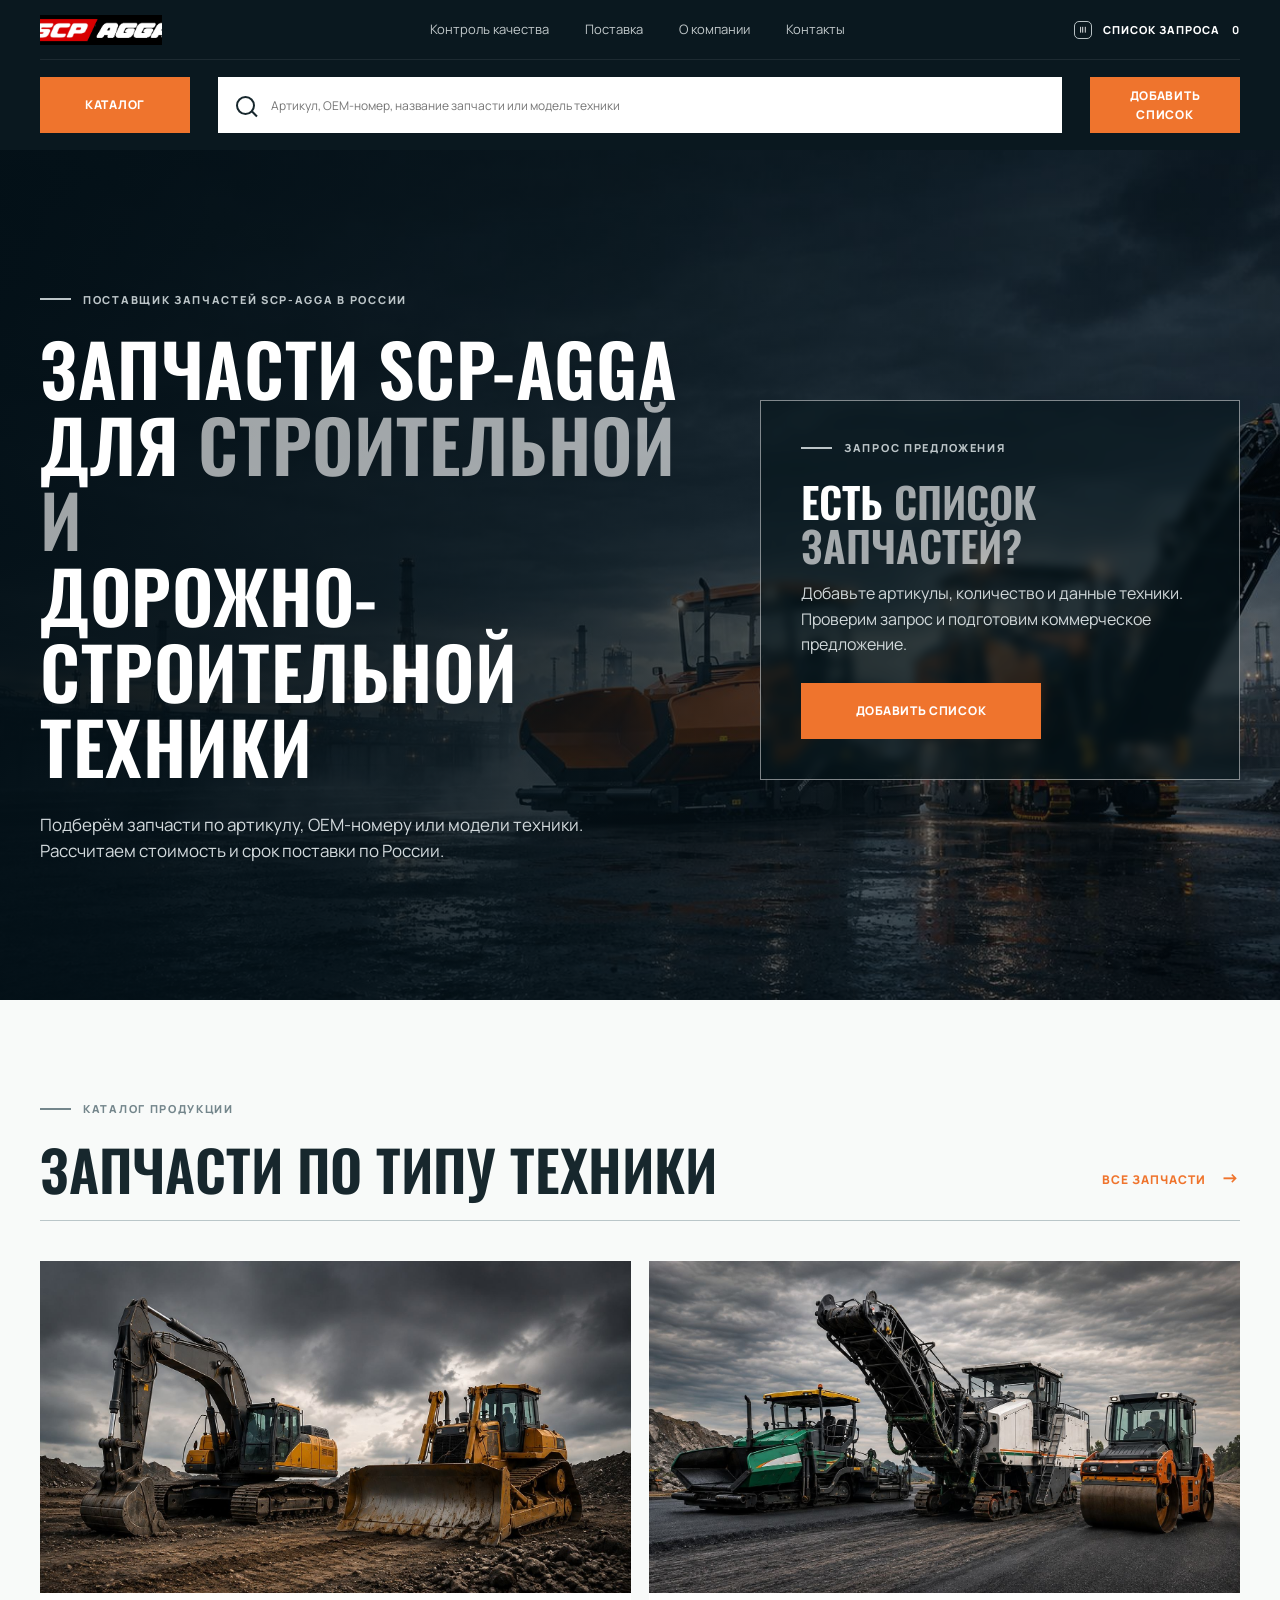
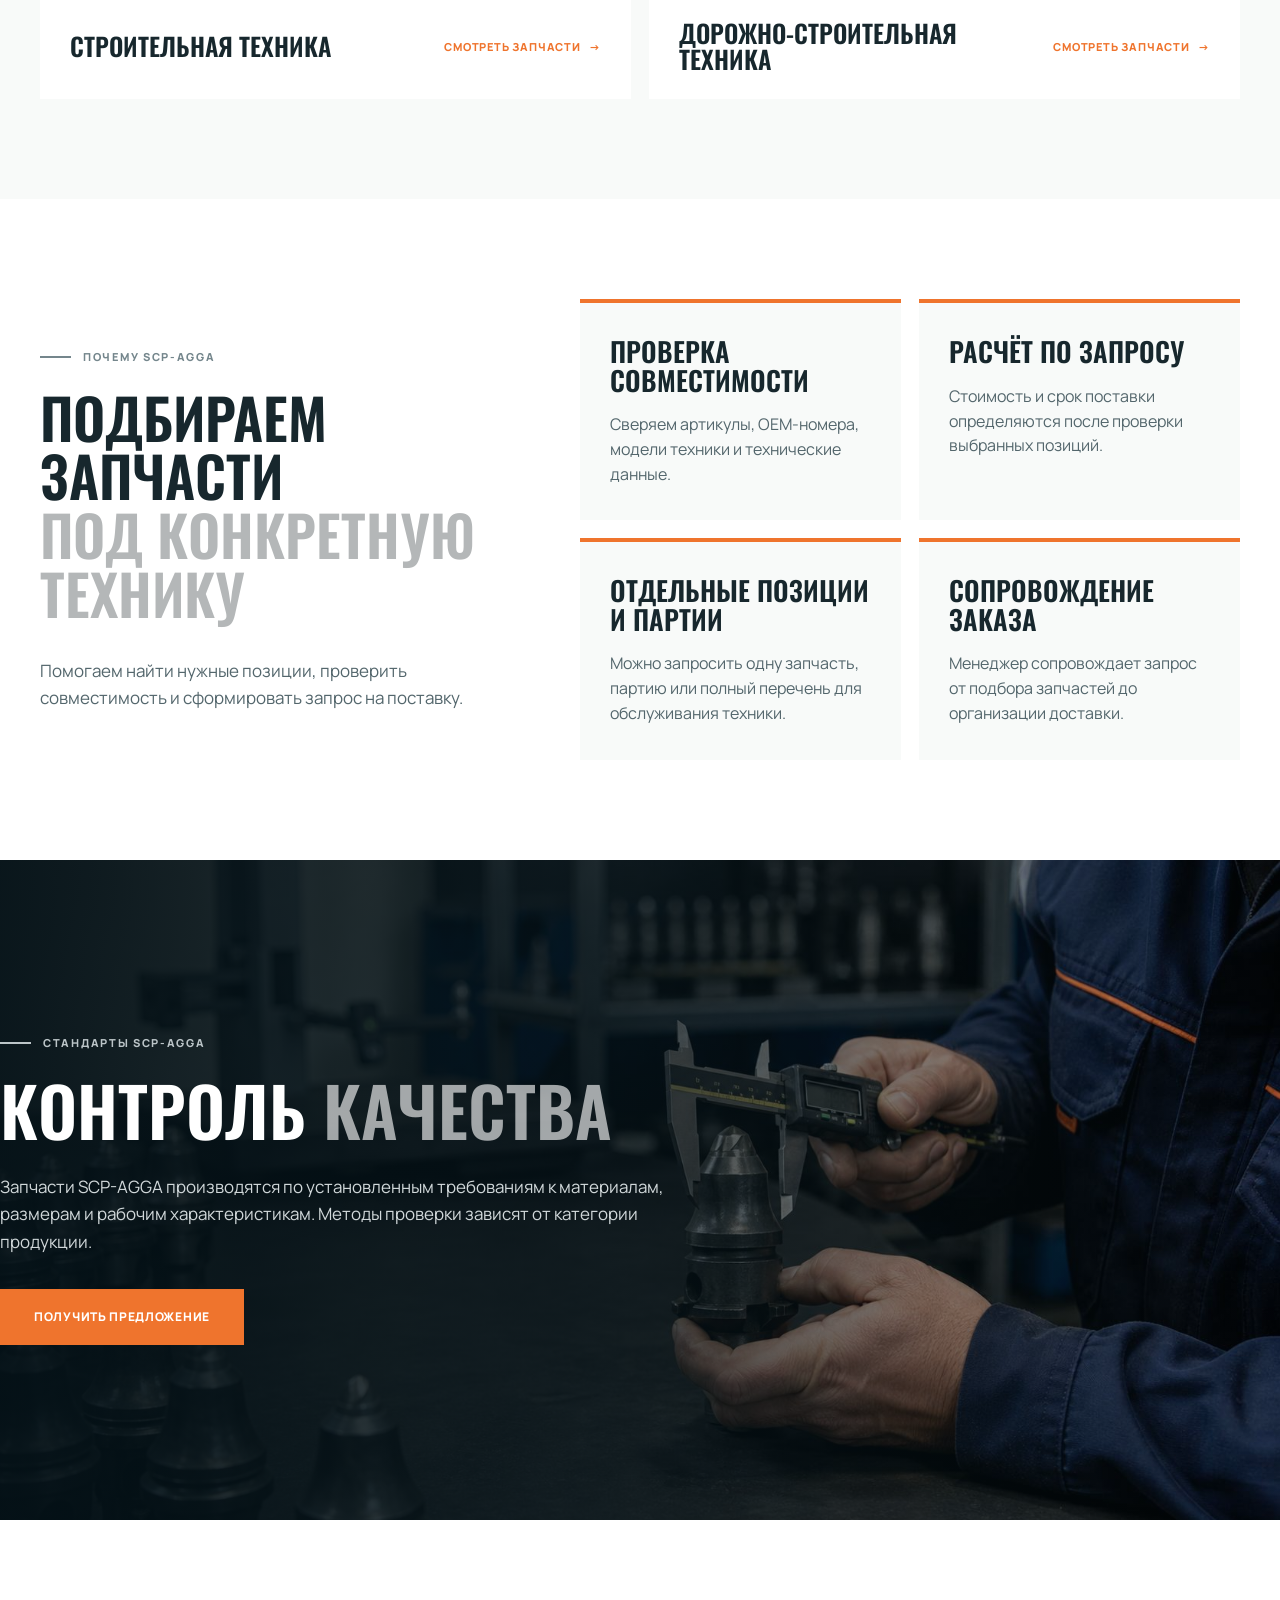
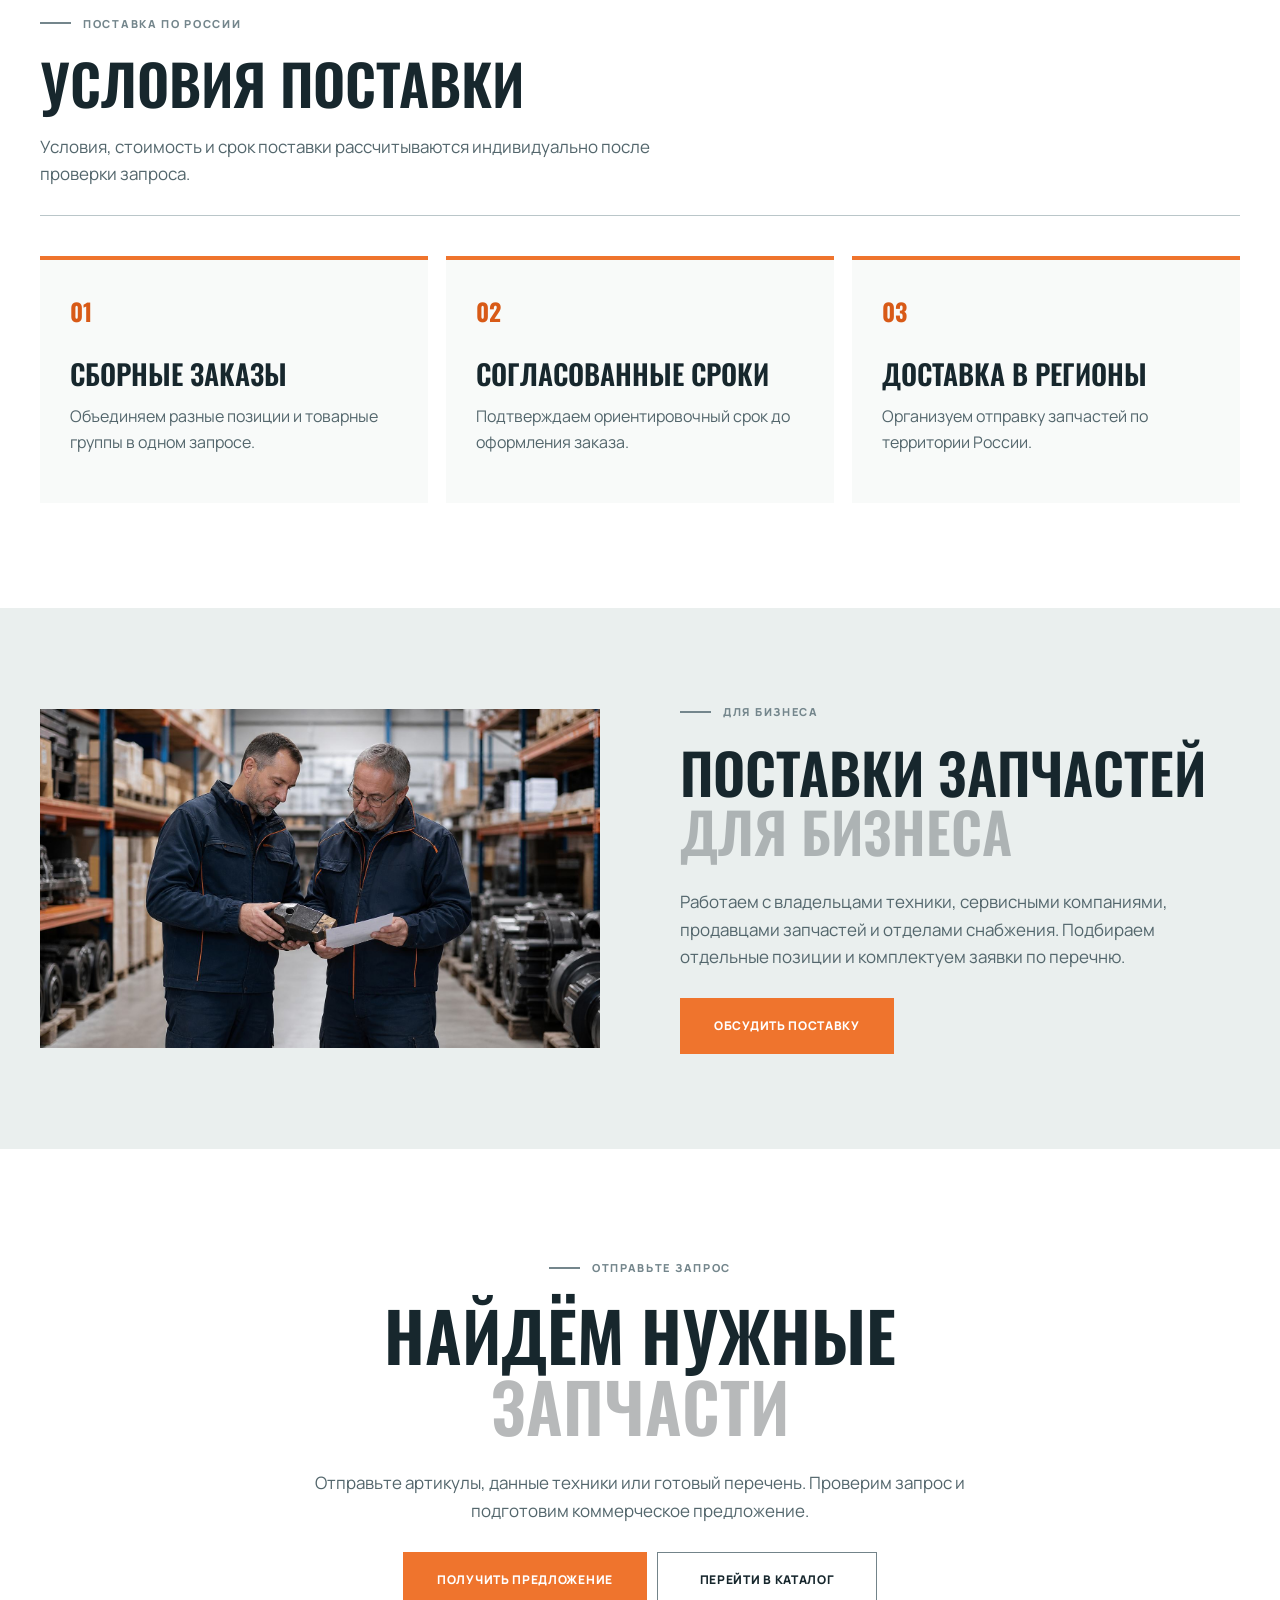
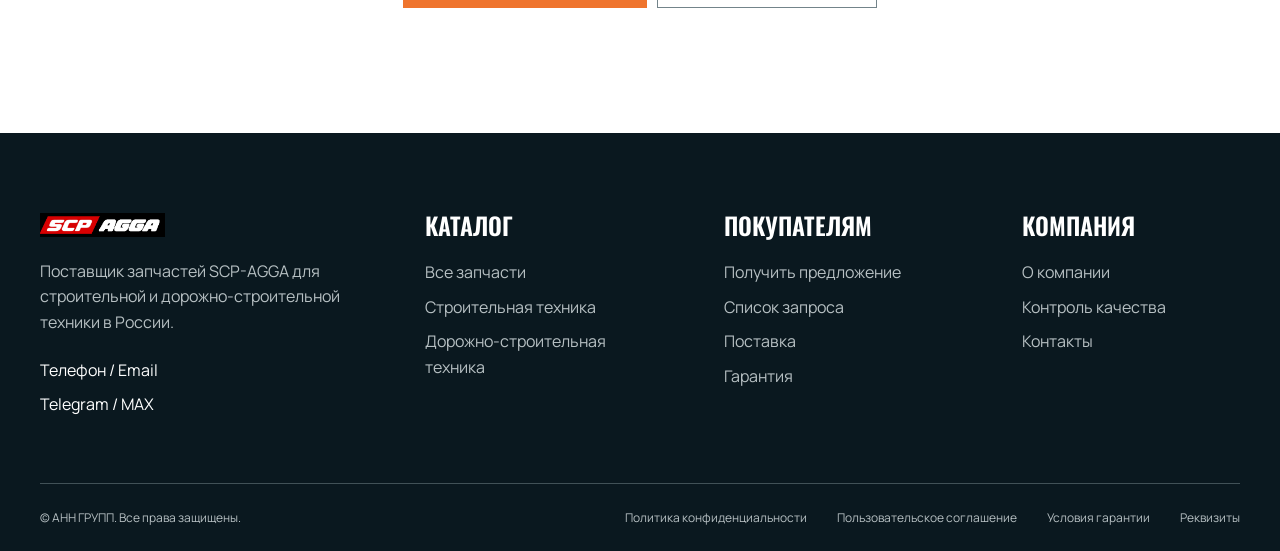
<file: index.html>
<!doctype html>
<html lang="ru">
<head>
  <meta charset="utf-8">
  <meta name="viewport" content="width=device-width,initial-scale=1">
  <meta name="description" content="Запчасти SCP-AGGA для строительной и дорожно-строительной техники. Подбор по артикулу, OEM-номеру или модели техники.">
  <title>SCP-AGGA — запчасти для спецтехники в России</title>
  <link rel="stylesheet" href="styles.css">
  <script src="script.js" defer></script>
</head>
<body>
  <header class="header" id="top">
    <div class="nav container">
      <a href="#top" class="brand" aria-label="SCP-AGGA — на главную"><img src="public/ref/xref-38.jpeg" alt="SCP-AGGA"></a>
      <nav class="desktop-nav" aria-label="Основная навигация">
        <a href="#quality">Контроль качества</a><a href="#delivery">Поставка</a><a href="#business">О компании</a><a href="#contacts">Контакты</a>
      </nav>
      <button class="quote-list" type="button" aria-label="Открыть список запроса"><span class="list-icon">≡</span> СПИСОК ЗАПРОСА <b>0</b></button>
      <button class="menu-toggle" type="button" aria-label="Открыть меню"><span></span><span></span><span></span></button>
    </div>
    <div class="search-bar">
      <div class="search-inner container">
        <a class="btn btn-orange catalog-btn" href="catalog.html">КАТАЛОГ</a>
        <form class="search" id="search-form" role="search"><label class="sr-only" for="catalog-search">Поиск по каталогу</label><span aria-hidden="true"></span><input id="catalog-search" placeholder="Артикул, OEM-номер, название запчасти или модель техники"><button type="submit" aria-label="Найти">→</button></form>
        <button class="btn btn-orange add-list" type="button" data-request>ДОБАВИТЬ СПИСОК</button>
      </div>
    </div>
    <div class="mobile-menu" aria-hidden="true">
      <div class="mobile-menu-head"><span>НАВИГАЦИЯ</span><button type="button" aria-label="Закрыть меню">×</button></div>
      <a href="catalog.html">КАТАЛОГ</a><a href="#quality">КОНТРОЛЬ КАЧЕСТВА</a><a href="#delivery">ПОСТАВКА</a><a href="#business">О КОМПАНИИ</a><a href="#contacts">КОНТАКТЫ</a>
      <button class="btn btn-orange" type="button" data-request>ДОБАВИТЬ СПИСОК</button>
    </div>
  </header>

  <main>
    <section class="hero">
      <div class="container hero-grid">
        <div class="hero-copy">
          <p class="kicker kicker-light">ПОСТАВЩИК ЗАПЧАСТЕЙ SCP-AGGA В РОССИИ</p>
          <h1>ЗАПЧАСТИ SCP-AGGA<br>ДЛЯ <span>СТРОИТЕЛЬНОЙ И</span><br>ДОРОЖНО-СТРОИТЕЛЬНОЙ ТЕХНИКИ</h1>
          <p class="hero-text">Подберём запчасти по артикулу, OEM-номеру или модели техники. Рассчитаем стоимость и срок поставки по России.</p>
        </div>
        <aside class="hero-request">
          <p class="kicker kicker-light">ЗАПРОС ПРЕДЛОЖЕНИЯ</p>
          <h2>ЕСТЬ <span>СПИСОК ЗАПЧАСТЕЙ?</span></h2>
          <p>Добавьте артикулы, количество и данные техники. Проверим запрос и подготовим коммерческое предложение.</p>
          <button class="btn btn-orange" type="button" data-request>ДОБАВИТЬ СПИСОК</button>
        </aside>
      </div>
    </section>

    <section class="equipment section-soft" id="catalog">
      <div class="container">
        <div class="section-head"><div><p class="kicker">КАТАЛОГ ПРОДУКЦИИ</p><h2>ЗАПЧАСТИ ПО ТИПУ ТЕХНИКИ</h2></div><a class="orange-link" href="catalog.html">ВСЕ ЗАПЧАСТИ <span>→</span></a></div>
        <div class="equipment-grid">
          <a class="equipment-card" href="catalog.html?type=construction"><img src="public/ref/xref-28.jpeg" alt="Экскаватор и бульдозер"><div><h3>СТРОИТЕЛЬНАЯ ТЕХНИКА</h3><span>СМОТРЕТЬ ЗАПЧАСТИ&nbsp;&nbsp; →</span></div></a>
          <a class="equipment-card" href="catalog.html?type=road"><img src="public/ref/xref-42.jpeg" alt="Дорожная фреза, асфальтоукладчик и каток"><div><h3>ДОРОЖНО-СТРОИТЕЛЬНАЯ ТЕХНИКА</h3><span>СМОТРЕТЬ ЗАПЧАСТИ&nbsp;&nbsp; →</span></div></a>
        </div>
      </div>
    </section>

    <section class="why section-white">
      <div class="container why-grid">
        <div class="why-intro"><p class="kicker">ПОЧЕМУ SCP-AGGA</p><h2>ПОДБИРАЕМ ЗАПЧАСТИ<br><span>ПОД КОНКРЕТНУЮ ТЕХНИКУ</span></h2><p>Помогаем найти нужные позиции, проверить совместимость и сформировать запрос на поставку.</p></div>
        <div class="feature-grid">
          <article><h3>ПРОВЕРКА СОВМЕСТИМОСТИ</h3><p>Сверяем артикулы, OEM-номера, модели техники и технические данные.</p></article>
          <article><h3>РАСЧЁТ ПО ЗАПРОСУ</h3><p>Стоимость и срок поставки определяются после проверки выбранных позиций.</p></article>
          <article><h3>ОТДЕЛЬНЫЕ ПОЗИЦИИ И ПАРТИИ</h3><p>Можно запросить одну запчасть, партию или полный перечень для обслуживания техники.</p></article>
          <article><h3>СОПРОВОЖДЕНИЕ ЗАКАЗА</h3><p>Менеджер сопровождает запрос от подбора запчастей до организации доставки.</p></article>
        </div>
      </div>
    </section>

    <section class="quality" id="quality">
      <div class="container quality-content"><p class="kicker kicker-light">СТАНДАРТЫ SCP-AGGA</p><h2>КОНТРОЛЬ <span>КАЧЕСТВА</span></h2><p>Запчасти SCP-AGGA производятся по установленным требованиям к материалам, размерам и рабочим характеристикам. Методы проверки зависят от категории продукции.</p><button class="btn btn-orange" type="button" data-request>ПОЛУЧИТЬ ПРЕДЛОЖЕНИЕ</button></div>
    </section>

    <section class="delivery section-white" id="delivery">
      <div class="container"><div class="delivery-head"><p class="kicker">ПОСТАВКА ПО РОССИИ</p><h2>УСЛОВИЯ ПОСТАВКИ</h2><p>Условия, стоимость и срок поставки рассчитываются индивидуально после проверки запроса.</p></div>
        <div class="delivery-grid">
          <article><b>01</b><h3>СБОРНЫЕ ЗАКАЗЫ</h3><p>Объединяем разные позиции и товарные группы в одном запросе.</p></article>
          <article><b>02</b><h3>СОГЛАСОВАННЫЕ СРОКИ</h3><p>Подтверждаем ориентировочный срок до оформления заказа.</p></article>
          <article><b>03</b><h3>ДОСТАВКА В РЕГИОНЫ</h3><p>Организуем отправку запчастей по территории России.</p></article>
        </div>
      </div>
    </section>

    <section class="business section-gray" id="business">
      <div class="container business-grid"><img src="public/ref/xref-12.jpeg" alt="Менеджеры работают с перечнем и образцом детали"><div class="business-copy"><p class="kicker">ДЛЯ БИЗНЕСА</p><h2>ПОСТАВКИ ЗАПЧАСТЕЙ<br><span>ДЛЯ БИЗНЕСА</span></h2><p>Работаем с владельцами техники, сервисными компаниями, продавцами запчастей и отделами снабжения. Подбираем отдельные позиции и комплектуем заявки по перечню.</p><button class="btn btn-orange" type="button" data-request>ОБСУДИТЬ ПОСТАВКУ</button></div></div>
    </section>

    <section class="final-cta section-white"><div class="container final-inner"><p class="kicker">ОТПРАВЬТЕ ЗАПРОС</p><h2>НАЙДЁМ НУЖНЫЕ<br><span>ЗАПЧАСТИ</span></h2><p>Отправьте артикулы, данные техники или готовый перечень. Проверим запрос и подготовим коммерческое предложение.</p><div><button class="btn btn-orange" type="button" data-request>ПОЛУЧИТЬ ПРЕДЛОЖЕНИЕ</button><a class="btn btn-outline" href="catalog.html">ПЕРЕЙТИ В КАТАЛОГ</a></div></div></section>
  </main>

  <footer id="contacts">
    <div class="container footer-grid">
      <div class="footer-brand"><img src="public/ref/xref-38.jpeg" alt="SCP-AGGA"><p>Поставщик запчастей SCP-AGGA для строительной и дорожно-строительной техники в России.</p><span>Телефон / Email</span><span>Telegram / MAX</span></div>
      <div><h3>КАТАЛОГ</h3><a href="catalog.html">Все запчасти</a><a href="catalog.html?type=construction">Строительная техника</a><a href="catalog.html?type=road">Дорожно-строительная техника</a></div>
      <div><h3>ПОКУПАТЕЛЯМ</h3><button type="button" data-request>Получить предложение</button><button type="button" data-request>Список запроса</button><a href="#delivery">Поставка</a><a href="#contacts">Гарантия</a></div>
      <div><h3>КОМПАНИЯ</h3><a href="#business">О компании</a><a href="#quality">Контроль качества</a><a href="#contacts">Контакты</a></div>
    </div>
    <div class="container footer-bottom"><span>© АНН ГРУПП. Все права защищены.</span><div><a href="#contacts">Политика конфиденциальности</a><a href="#contacts">Пользовательское соглашение</a><a href="#contacts">Условия гарантии</a><a href="#contacts">Реквизиты</a></div></div>
  </footer>

  <div class="modal-backdrop hidden" id="request-modal" role="presentation">
    <section class="modal" role="dialog" aria-modal="true" aria-labelledby="modal-title">
      <button class="modal-close" id="modal-close" type="button" aria-label="Закрыть">×</button>
      <div id="request-content"><h2 id="modal-title">ПОЛУЧИТЬ ПРЕДЛОЖЕНИЕ</h2><p class="modal-intro">Укажите необходимые запчасти или добавьте ссылку на готовый перечень.</p>
        <form id="request-form"><div class="form-grid"><label><span>ВАШЕ ИМЯ</span><input required placeholder="Иван"></label><label><span>КОМПАНИЯ</span><input placeholder="Название компании"></label><label><span>ГОРОД</span><input placeholder="Москва"></label><label><span>ЭЛЕКТРОННАЯ ПОЧТА</span><input type="email" required placeholder="example@mail.ru"></label></div><label><span>ТЕЛЕФОН ИЛИ МЕССЕНДЖЕР</span><input required placeholder="+7 (___) ___-__-__"></label><label><span>СПИСОК ЗАПЧАСТЕЙ</span><textarea required rows="4" placeholder="Вставьте артикулы, названия, количество и данные техники"></textarea></label><label><span>ССЫЛКА НА ПЕРЕЧЕНЬ</span><input type="url" placeholder="Ссылка на таблицу, документ или общую папку"></label><label><span>ДОПОЛНИТЕЛЬНАЯ ИНФОРМАЦИЯ</span><textarea rows="2" placeholder="Комментарий"></textarea></label><button class="btn btn-orange submit-btn" type="submit">ОТПРАВИТЬ ЗАПРОС</button><small>Отправляя форму, вы соглашаетесь с Политикой конфиденциальности.</small></form>
      </div>
      <div class="success hidden" id="success-content"><div class="success-icon">✓</div><p class="kicker">ЗАПРОС ПОЛУЧЕН</p><h2>СПАСИБО ЗА ВАШ ЗАПРОС</h2><p>Специалист проверит информацию и свяжется с вами для уточнения стоимости и условий поставки.</p><button class="btn btn-orange" id="success-close" type="button">ВЕРНУТЬСЯ НА САЙТ</button></div>
    </section>
  </div>
</body>
</html>
</file>
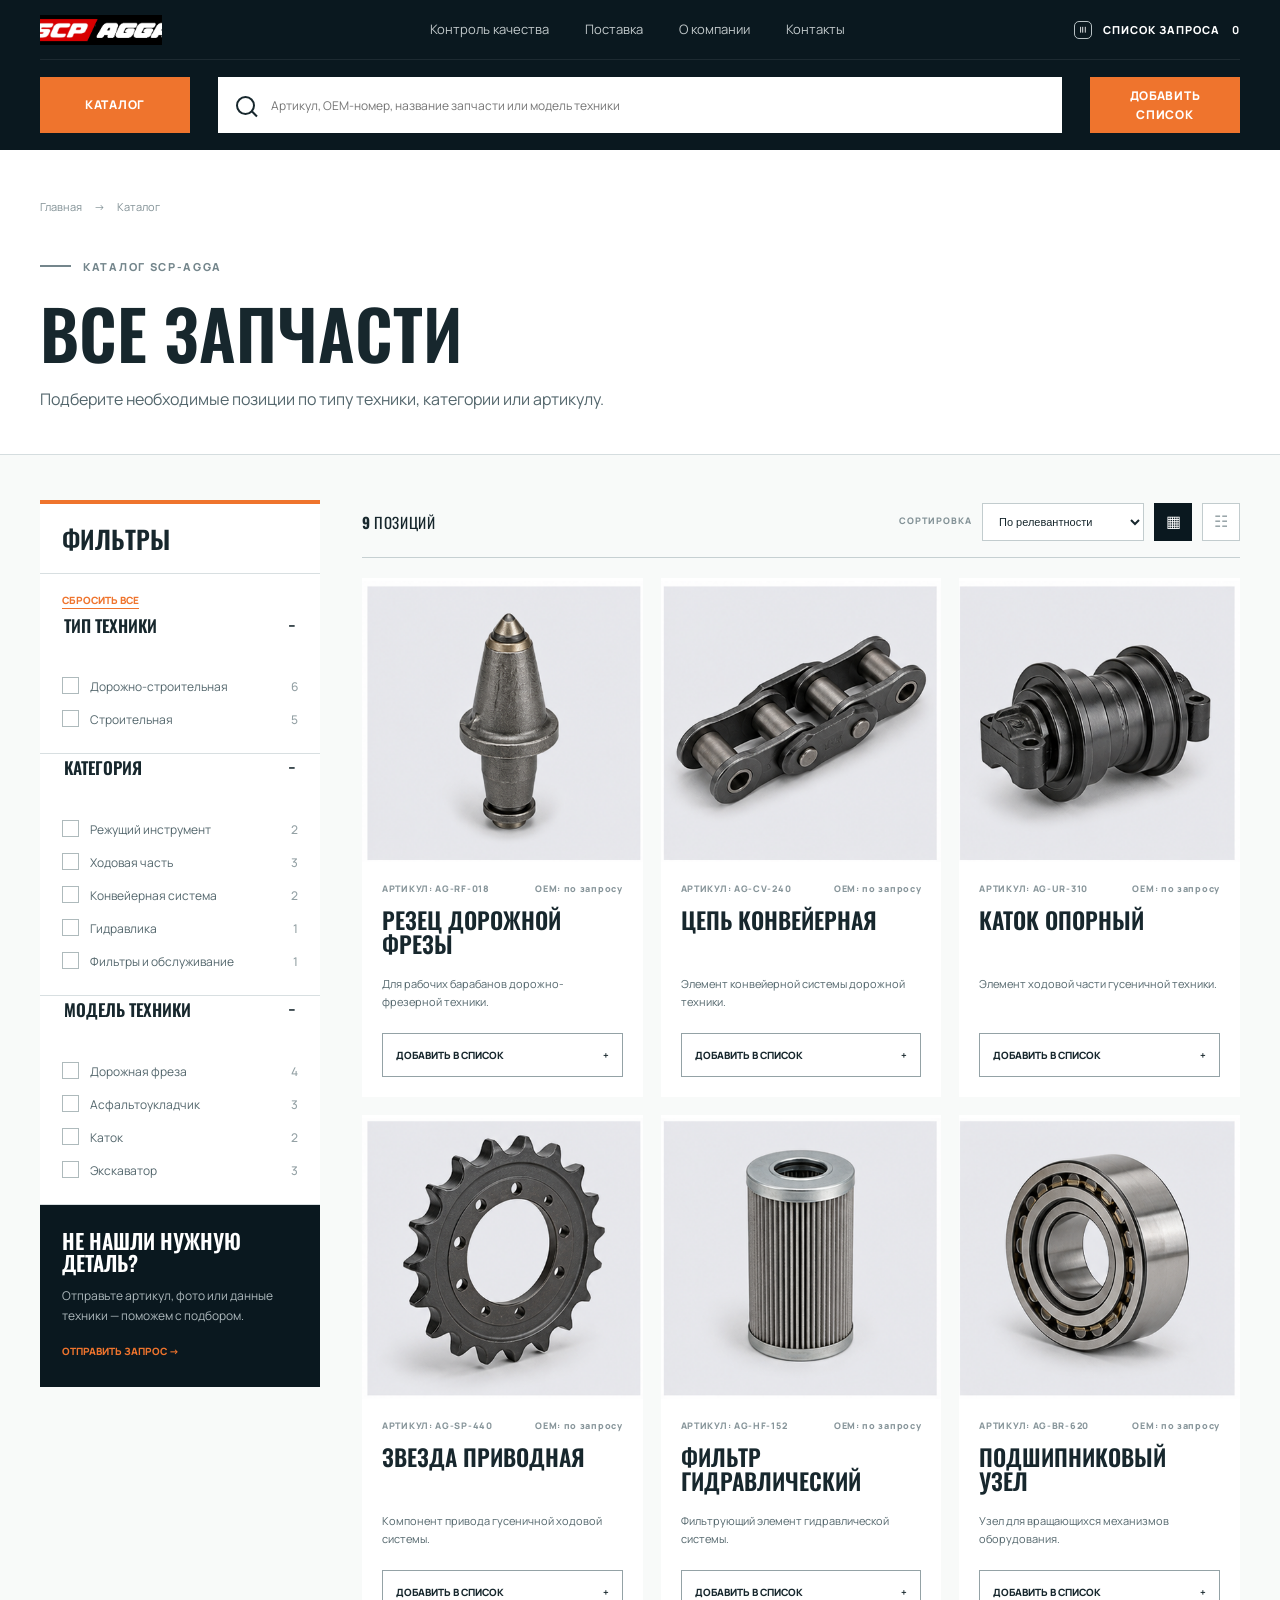
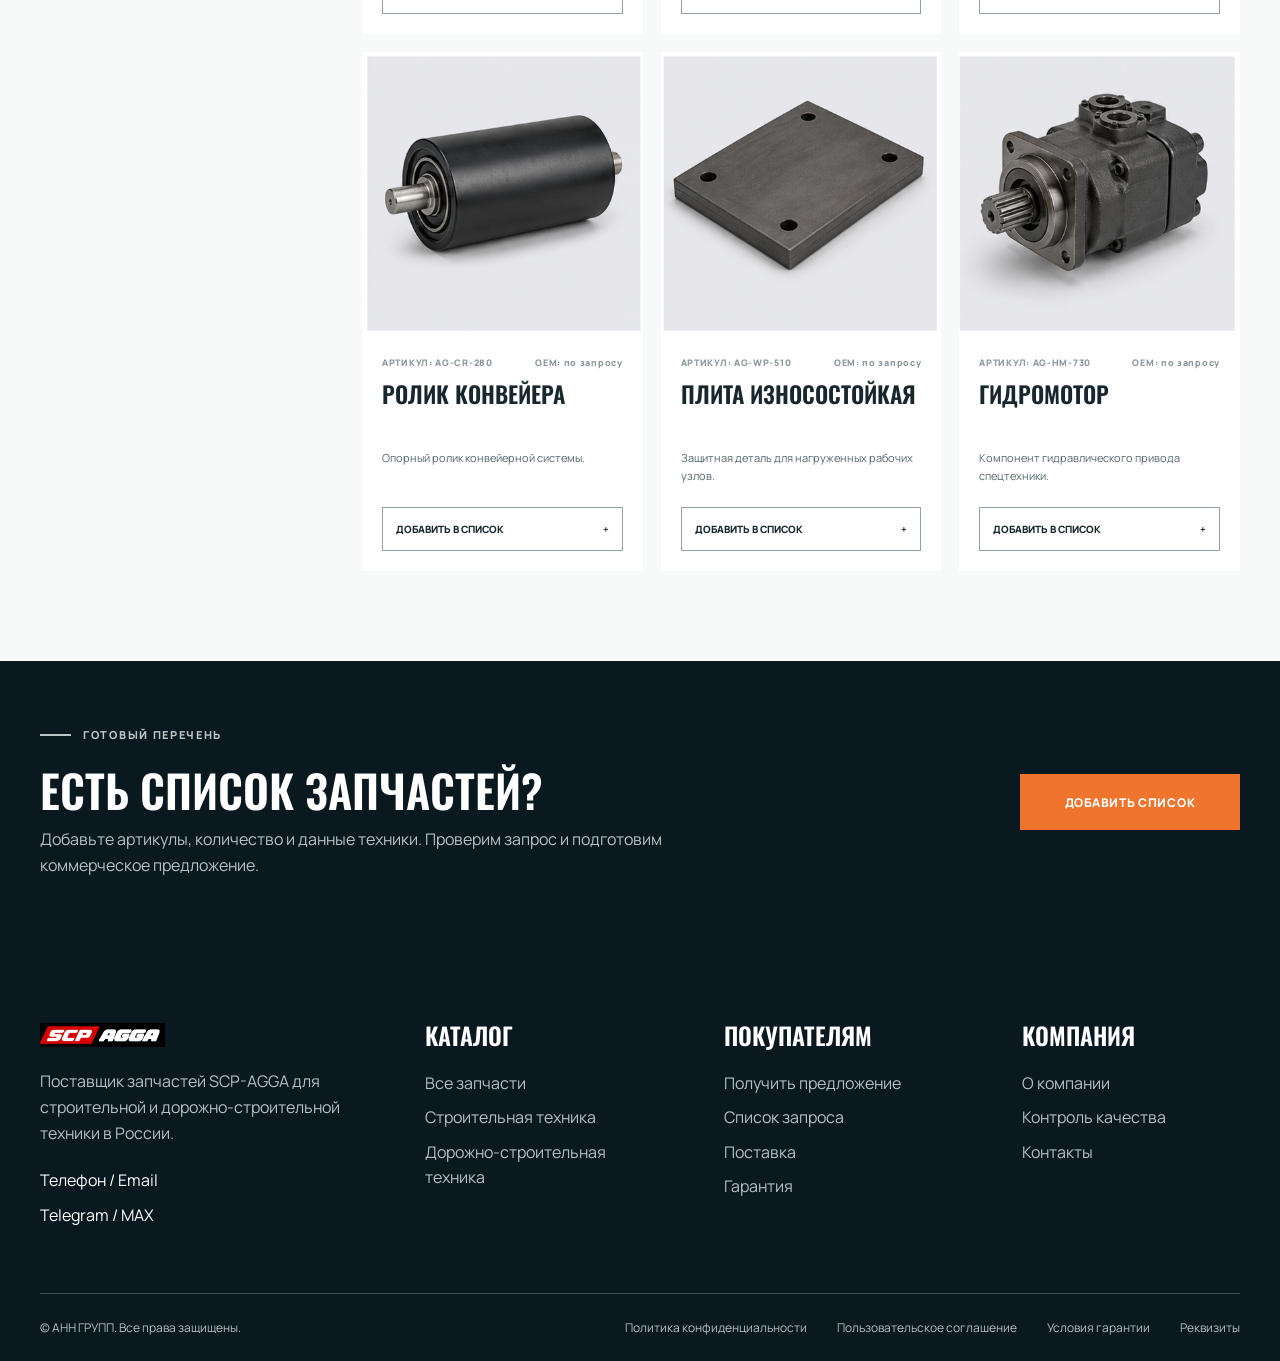
<file: catalog.html>
<!doctype html>
<html lang="ru">
<head>
  <meta charset="utf-8"><meta name="viewport" content="width=device-width,initial-scale=1">
  <meta name="description" content="Каталог запчастей SCP-AGGA для строительной и дорожно-строительной техники.">
  <title>Каталог запчастей — SCP-AGGA</title>
  <link rel="stylesheet" href="styles.css"><link rel="stylesheet" href="catalog.css"><script src="catalog.js" defer></script>
</head>
<body>
  <header class="header" id="top">
    <div class="nav container"><a href="index.html" class="brand"><img src="public/ref/xref-38.jpeg" alt="SCP-AGGA"></a><nav class="desktop-nav"><a href="index.html#quality">Контроль качества</a><a href="index.html#delivery">Поставка</a><a href="index.html#business">О компании</a><a href="index.html#contacts">Контакты</a></nav><button class="quote-list" id="open-list" type="button"><span class="list-icon">≡</span> СПИСОК ЗАПРОСА <b id="header-count">0</b></button><button class="menu-toggle" type="button" aria-label="Открыть меню"><span></span><span></span><span></span></button></div>
    <div class="search-bar"><div class="search-inner container"><a class="btn btn-orange catalog-btn" href="catalog.html">КАТАЛОГ</a><form class="search" id="catalog-search-form"><label class="sr-only" for="catalog-search">Поиск по каталогу</label><span></span><input id="catalog-search" placeholder="Артикул, OEM-номер, название запчасти или модель техники"><button type="submit">→</button></form><button class="btn btn-orange add-list" id="header-request" type="button">ДОБАВИТЬ СПИСОК</button></div></div>
    <div class="mobile-menu" aria-hidden="true"><div class="mobile-menu-head"><span>НАВИГАЦИЯ</span><button type="button">×</button></div><a href="catalog.html">КАТАЛОГ</a><a href="index.html#quality">КОНТРОЛЬ КАЧЕСТВА</a><a href="index.html#delivery">ПОСТАВКА</a><a href="index.html#business">О КОМПАНИИ</a><a href="index.html#contacts">КОНТАКТЫ</a><button class="btn btn-orange" id="mobile-request" type="button">ДОБАВИТЬ СПИСОК</button></div>
  </header>

  <main class="catalog-page">
    <section class="catalog-title"><div class="container"><nav class="breadcrumbs" aria-label="Хлебные крошки"><a href="index.html">Главная</a><span>→</span><span>Каталог</span></nav><div class="title-row"><div><p class="kicker">КАТАЛОГ SCP-AGGA</p><h1 id="page-title">ВСЕ ЗАПЧАСТИ</h1><p id="page-description">Подберите необходимые позиции по типу техники, категории или артикулу.</p></div><button class="btn btn-outline filter-open" type="button"><span>≡</span> ФИЛЬТРЫ <b id="mobile-filter-count">0</b></button></div></div></section>
    <section class="catalog-body"><div class="container catalog-layout">
      <aside class="filters" id="filters">
        <div class="filters-head"><h2>ФИЛЬТРЫ</h2><button class="filters-close" type="button">×</button></div>
        <button class="reset-filters" id="reset-filters" type="button">СБРОСИТЬ ВСЕ</button>
        <fieldset><legend>ТИП ТЕХНИКИ <span>−</span></legend><label><input type="checkbox" name="type" value="road"><i></i> Дорожно-строительная <b>6</b></label><label><input type="checkbox" name="type" value="construction"><i></i> Строительная <b>5</b></label></fieldset>
        <fieldset><legend>КАТЕГОРИЯ <span>−</span></legend><label><input type="checkbox" name="category" value="cutting"><i></i> Режущий инструмент <b>2</b></label><label><input type="checkbox" name="category" value="undercarriage"><i></i> Ходовая часть <b>3</b></label><label><input type="checkbox" name="category" value="conveyor"><i></i> Конвейерная система <b>2</b></label><label><input type="checkbox" name="category" value="hydraulics"><i></i> Гидравлика <b>1</b></label><label><input type="checkbox" name="category" value="service"><i></i> Фильтры и обслуживание <b>1</b></label></fieldset>
        <fieldset><legend>МОДЕЛЬ ТЕХНИКИ <span>−</span></legend><label><input type="checkbox" name="model" value="milling"><i></i> Дорожная фреза <b>4</b></label><label><input type="checkbox" name="model" value="paver"><i></i> Асфальтоукладчик <b>3</b></label><label><input type="checkbox" name="model" value="roller"><i></i> Каток <b>2</b></label><label><input type="checkbox" name="model" value="excavator"><i></i> Экскаватор <b>3</b></label></fieldset>
        <button class="btn btn-orange apply-mobile" type="button">ПОКАЗАТЬ РЕЗУЛЬТАТЫ</button>
        <div class="filter-help"><h3>НЕ НАШЛИ НУЖНУЮ ДЕТАЛЬ?</h3><p>Отправьте артикул, фото или данные техники — поможем с подбором.</p><button type="button" id="filter-request">ОТПРАВИТЬ ЗАПРОС →</button></div>
      </aside>
      <div class="results">
        <div class="results-toolbar"><p><b id="result-count">9</b> ПОЗИЦИЙ</p><div><label for="sort">СОРТИРОВКА</label><select id="sort"><option value="recommended">По релевантности</option><option value="name">По названию</option><option value="article">По артикулу</option></select><button class="view-button active" type="button" data-view="grid" aria-label="Сетка">▦</button><button class="view-button" type="button" data-view="list" aria-label="Список">☷</button></div></div>
        <div class="active-filters" id="active-filters"></div>
        <div class="product-grid" id="product-grid"></div>
        <div class="empty-state hidden" id="empty-state"><span>⌕</span><h2>НИЧЕГО НЕ НАЙДЕНО</h2><p>Попробуйте изменить запрос или сбросить выбранные фильтры.</p><button class="btn btn-orange" id="empty-reset" type="button">СБРОСИТЬ ФИЛЬТРЫ</button></div>
      </div>
    </div></section>
    <section class="catalog-cta"><div class="container"><div><p class="kicker kicker-light">ГОТОВЫЙ ПЕРЕЧЕНЬ</p><h2>ЕСТЬ СПИСОК ЗАПЧАСТЕЙ?</h2><p>Добавьте артикулы, количество и данные техники. Проверим запрос и подготовим коммерческое предложение.</p></div><button class="btn btn-orange" id="catalog-request" type="button">ДОБАВИТЬ СПИСОК</button></div></section>
  </main>

  <footer id="contacts"><div class="container footer-grid"><div class="footer-brand"><img src="public/ref/xref-38.jpeg" alt="SCP-AGGA"><p>Поставщик запчастей SCP-AGGA для строительной и дорожно-строительной техники в России.</p><span>Телефон / Email</span><span>Telegram / MAX</span></div><div><h3>КАТАЛОГ</h3><a href="catalog.html">Все запчасти</a><a href="catalog.html?type=construction">Строительная техника</a><a href="catalog.html?type=road">Дорожно-строительная техника</a></div><div><h3>ПОКУПАТЕЛЯМ</h3><button type="button" class="footer-request">Получить предложение</button><button type="button" id="footer-list">Список запроса</button><a href="index.html#delivery">Поставка</a><a href="#contacts">Гарантия</a></div><div><h3>КОМПАНИЯ</h3><a href="index.html#business">О компании</a><a href="index.html#quality">Контроль качества</a><a href="#contacts">Контакты</a></div></div><div class="container footer-bottom"><span>© АНН ГРУПП. Все права защищены.</span><div><a href="#contacts">Политика конфиденциальности</a><a href="#contacts">Пользовательское соглашение</a><a href="#contacts">Условия гарантии</a><a href="#contacts">Реквизиты</a></div></div></footer>

  <div class="request-drawer hidden" id="request-drawer"><div class="drawer-shade"></div><aside><button class="drawer-close" type="button">×</button><p class="kicker">СПИСОК ЗАПРОСА</p><h2 id="drawer-title">ВАШ СПИСОК</h2><div id="drawer-items"></div><form id="request-form"><input required placeholder="Ваше имя" aria-label="Ваше имя"><input required placeholder="Телефон или мессенджер" aria-label="Телефон или мессенджер"><input type="email" required placeholder="Электронная почта" aria-label="Электронная почта"><textarea rows="3" placeholder="Дополнительная информация" aria-label="Дополнительная информация"></textarea><button class="btn btn-orange" type="submit">ОТПРАВИТЬ ЗАПРОС</button><small>Отправляя форму, вы соглашаетесь с Политикой конфиденциальности.</small></form><div class="drawer-success hidden"><span>✓</span><h2>ЗАПРОС ПОЛУЧЕН</h2><p>Специалист проверит информацию и свяжется с вами.</p></div></aside></div>
</body>
</html>
</file>
<file: styles.css>
@import url('https://fonts.googleapis.com/css2?family=Manrope:wght@400;500;600;700;800&family=Oswald:wght@500;600&display=swap');
:root{--ink:#0a181f;--orange:#ef742d;--text:#17272d;--muted:#53666c;--surface:#f8faf9;--gray:#eaeFEE;--white:#fff;--container:1320px}*{box-sizing:border-box}html{scroll-behavior:smooth}body{margin:0;background:#fff;color:var(--text);font-family:'Manrope',Arial,sans-serif;font-size:16px;line-height:1.6}a{color:inherit;text-decoration:none}button,input,textarea{font:inherit}button{color:inherit}.container{width:min(var(--container),calc(100% - 80px));margin-inline:auto}.sr-only{position:absolute;width:1px;height:1px;padding:0;margin:-1px;overflow:hidden;clip:rect(0,0,0,0);white-space:nowrap;border:0}.hidden{display:none!important}.btn{min-height:56px;padding:0 34px;border:0;display:inline-flex;align-items:center;justify-content:center;font-size:12px;font-weight:800;letter-spacing:.7px;cursor:pointer}.btn-orange{background:var(--orange);color:#fff}.btn-orange:hover{background:#d75f1c}.btn-outline{border:1px solid #73848a;background:#fff;color:var(--text)}h1,h2,h3{font-family:'Oswald',Arial Narrow,sans-serif;font-weight:600;line-height:1.05;margin:0;text-transform:uppercase}.kicker{display:flex;align-items:center;gap:12px;margin:0 0 22px;color:#74868c;font-size:11px;font-weight:800;letter-spacing:1.7px}.kicker::before{content:'';width:31px;height:2px;background:currentColor}.kicker-light{color:#bcc5c8}.section-soft{background:var(--surface)}.section-white{background:#fff}.section-gray{background:var(--gray)}
.header{position:relative;z-index:20;background:var(--ink);color:#fff}.nav{height:60px;display:grid;grid-template-columns:160px 1fr auto;align-items:center;border-bottom:1px solid rgba(255,255,255,.08)}.brand{display:block;width:122px;height:30px;overflow:hidden}.brand img,.footer-brand img{width:100%;height:100%;object-fit:cover}.desktop-nav{justify-self:center;display:flex;gap:36px;font-size:13px;color:#c1c8ca}.desktop-nav a:hover{color:#fff}.quote-list{padding:0;border:0;background:transparent;color:#fff;font-size:11px;font-weight:800;letter-spacing:1px;cursor:pointer}.quote-list b{margin-left:9px}.list-icon{display:inline-grid;place-items:center;width:18px;height:18px;margin-right:8px;border:1px solid #b6c0c3;border-radius:5px;font-size:12px;line-height:1;transform:rotate(90deg)}.menu-toggle{display:none}.search-bar{height:90px}.search-inner{height:100%;display:grid;grid-template-columns:150px 1fr 150px;align-items:center;gap:28px}.catalog-btn,.add-list{height:56px}.search{height:56px;display:flex;align-items:center;background:#fff;color:var(--text)}.search>span{width:19px;height:19px;margin-left:18px;border:2px solid var(--text);border-radius:50%;position:relative}.search>span::after{content:'';position:absolute;width:7px;height:2px;right:-5px;bottom:-2px;background:var(--text);transform:rotate(45deg)}.search input{min-width:0;flex:1;height:100%;padding:0 16px;border:0;outline:0;font-size:12px}.search button{display:none}.mobile-menu{display:none}
.hero{height:850px;background:linear-gradient(90deg,rgba(3,16,23,.95) 0%,rgba(5,18,24,.72) 48%,rgba(5,17,23,.37)),url('public/ref/xref-46.jpeg') center/cover no-repeat;color:#fff}.hero-grid{height:100%;display:grid;grid-template-columns:minmax(0,760px) 480px;justify-content:space-between;align-items:center;gap:60px}.hero-copy{padding-top:5px}.hero h1{font-size:72px;letter-spacing:.6px}.hero h1 span,.hero-request h2 span,.why h2 span,.quality h2 span,.business h2 span,.final-cta h2 span{color:rgba(255,255,255,.62)}.hero-text{max-width:620px;margin:28px 0 0;color:#d3dadd;font-size:17px;line-height:1.55}.hero-request{margin-top:30px;padding:38px 40px 40px;border:1px solid rgba(255,255,255,.48);background:rgba(6,22,28,.56);backdrop-filter:blur(5px)}.hero-request h2{font-size:42px}.hero-request p:not(.kicker){margin:14px 0 25px;color:#d1d8da;font-size:16px}.hero-request .btn{min-width:240px}
.equipment{padding:100px 0}.section-head{display:flex;align-items:end;justify-content:space-between;margin-bottom:40px;border-bottom:1px solid #bac6c9;padding-bottom:22px}.section-head h2,.why h2,.delivery h2{font-size:56px}.orange-link{padding-bottom:7px;color:var(--orange);font-size:12px;font-weight:800;letter-spacing:1px}.orange-link span{margin-left:12px;font-size:18px}.equipment-grid{display:grid;grid-template-columns:1fr 1fr;gap:18px}.equipment-card{display:block;background:#fff}.equipment-card img{display:block;width:100%;aspect-ratio:1.78;object-fit:cover}.equipment-card>div{min-height:106px;padding:0 30px;display:flex;align-items:center;justify-content:space-between;gap:20px}.equipment-card h3{font-size:25px}.equipment-card span{color:var(--orange);font-size:11px;font-weight:800;letter-spacing:.8px;white-space:nowrap}
.why{padding:100px 0}.why-grid{display:grid;grid-template-columns:45% 55%;align-items:center}.why-intro{padding-right:70px}.why h2{font-size:56px}.why h2 span{color:#b4b7b8}.why-intro>p:last-child{max-width:520px;margin:34px 0 0;color:var(--muted);font-size:17px}.feature-grid{display:grid;grid-template-columns:1fr 1fr;gap:18px}.feature-grid article{min-height:220px;padding:34px 30px;background:var(--surface);border-top:4px solid var(--orange)}.feature-grid h3{font-size:27px}.feature-grid p{margin:18px 0 0;color:var(--muted);line-height:1.55}
.quality{height:660px;display:flex;align-items:center;background:linear-gradient(90deg,rgba(4,17,23,.96) 0%,rgba(5,18,24,.78) 47%,rgba(5,18,24,.18)),url('public/ref/xref-22.jpeg') center/cover no-repeat;color:#fff}.quality-content{width:100%}.quality h2{font-size:68px}.quality p:not(.kicker){max-width:670px;margin:28px 0;color:#d1d8da;font-size:17px}.quality .btn{margin-top:6px}
.delivery{padding:95px 0 105px}.delivery-head{padding-bottom:28px;border-bottom:1px solid #bac6c9}.delivery-head h2{margin-bottom:20px}.delivery-head>p:last-child{max-width:620px;margin:0;color:var(--muted);font-size:17px}.delivery-grid{display:grid;grid-template-columns:repeat(3,1fr);gap:18px;margin-top:40px}.delivery-grid article{min-height:245px;padding:32px 30px;background:var(--surface);border-top:4px solid var(--orange)}.delivery-grid b{display:block;margin-bottom:28px;color:#d85a17;font-family:'Oswald',sans-serif;font-size:24px}.delivery-grid h3{font-size:28px}.delivery-grid p{color:var(--muted)}
.business{padding:95px 0}.business-grid{display:grid;grid-template-columns:1fr 1fr;align-items:center;gap:80px}.business-grid>img{width:100%;aspect-ratio:1.65;object-fit:cover}.business h2{font-size:56px}.business h2 span{color:#adb3b4}.business-copy>p:not(.kicker){max-width:600px;margin:28px 0;color:var(--muted);font-size:17px}
.final-cta{padding:110px 0 125px;text-align:center}.final-inner{display:flex;flex-direction:column;align-items:center}.final-cta h2{font-size:68px}.final-cta h2 span{color:#b7b9ba}.final-cta p:not(.kicker){max-width:700px;margin:28px auto;color:var(--muted);font-size:17px}.final-cta .btn{min-width:220px;margin:0 5px}
footer{padding:80px 0 0;background:var(--ink);color:#b7c0c3}.footer-grid{display:grid;grid-template-columns:1.4fr 1fr 1fr 1fr;gap:80px;padding-bottom:65px}.footer-brand img{display:block;width:125px;height:24px;object-fit:cover}.footer-brand p{max-width:310px;margin:22px 0}.footer-brand span{display:block;margin-top:9px;color:#fff}.footer-grid h3{margin:0 0 22px;color:#fff;font-size:24px}.footer-grid a,.footer-grid button{display:block;margin:9px 0;padding:0;border:0;background:none;color:#b7c0c3;text-align:left;cursor:pointer}.footer-grid a:hover,.footer-grid button:hover{color:#fff}.footer-bottom{min-height:68px;display:flex;align-items:center;justify-content:space-between;border-top:1px solid #415157;font-size:12px}.footer-bottom div{display:flex;gap:30px}
.modal-backdrop{position:fixed;inset:0;z-index:100;display:grid;place-items:center;padding:20px;background:rgba(1,12,18,.84);backdrop-filter:blur(6px)}.modal{position:relative;width:min(760px,100%);max-height:94vh;overflow:auto;padding:40px;background:#fff}.modal-close{position:absolute;top:18px;right:18px;width:30px;height:30px;border:1px solid #aab6b9;background:#fff;cursor:pointer}.modal h2{font-size:36px}.modal-intro{margin:6px 0 24px;color:var(--muted);font-size:13px}.modal form{display:grid;gap:13px}.form-grid{display:grid;grid-template-columns:1fr 1fr;gap:13px}.modal label>span{display:block;margin-bottom:4px;font-size:9px;font-weight:800;letter-spacing:.7px}.modal input,.modal textarea{width:100%;padding:12px;border:1px solid #d5dcde;background:var(--surface);outline:0;font-size:12px;resize:vertical}.modal input:focus,.modal textarea:focus{border-color:var(--orange)}.submit-btn{width:100%}.modal small{color:#74868c;font-size:9px}.success{padding:45px 20px;text-align:center}.success-icon{width:70px;height:70px;margin:0 auto 22px;display:grid;place-items:center;border:4px solid #b7c0c3;border-radius:50%;color:#a7b0b3;font-size:34px}.success .kicker{justify-content:center}.success h2{font-size:46px}.success>p:not(.kicker){max-width:450px;margin:22px auto;color:var(--muted)}
@media(max-width:1199px){.container{width:min(100% - 48px,var(--container))}.nav{height:74px;grid-template-columns:180px 1fr auto}.search-bar{height:90px}.hero{height:1135px}.hero-grid{grid-template-columns:1fr;align-content:center;gap:85px}.hero h1{font-size:70px}.hero-copy{align-self:end}.hero-request{width:520px;margin:0;align-self:start}.why-grid{grid-template-columns:1fr}.why-intro{padding:0 0 50px}.feature-grid article{min-height:220px}.business-grid{gap:55px}.footer-grid{gap:45px}}
@media(max-width:720px){body{font-size:14px}.container{width:calc(100% - 28px)}.header{position:relative}.nav{height:58px;grid-template-columns:1fr auto auto;gap:17px}.brand{width:100px;height:24px}.desktop-nav{display:none}.quote-list{font-size:9px}.list-icon{width:16px;height:16px}.menu-toggle{width:22px;height:22px;padding:3px 0;border:0;background:transparent;display:flex;flex-direction:column;justify-content:center;gap:4px}.menu-toggle span{width:100%;height:1px;background:#fff}.search-bar{height:55px}.search-inner{width:100%;display:block}.catalog-btn,.add-list{display:none}.search{height:42px;margin:6px 8px}.search input{font-size:10px}.search button{display:block;width:38px;height:100%;border:0;background:#fff}.mobile-menu{position:absolute;top:0;right:0;z-index:30;width:min(330px,90vw);min-height:100vh;padding:24px;background:var(--ink)}.mobile-menu.open{display:block}.mobile-menu-head{display:flex;justify-content:space-between;margin-bottom:16px;padding-bottom:14px;border-bottom:1px solid #3a494f;color:#819096;font-size:10px;letter-spacing:1px}.mobile-menu-head button{border:1px solid #59686d;background:transparent;color:#fff}.mobile-menu>a{display:block;padding:10px 0;border-bottom:1px solid #35454b;font-family:'Oswald',sans-serif;font-size:25px}.mobile-menu .btn{width:100%;margin-top:22px}.hero{height:auto;min-height:510px;padding:50px 0 20px;background-position:60% center}.hero-grid{display:block}.hero-copy{padding:0}.hero h1{font-size:35px;letter-spacing:0}.hero-text{margin-top:19px;font-size:13px}.kicker{margin-bottom:15px;font-size:9px}.kicker::before{width:24px}.hero-request{width:100%;margin-top:70px;padding:24px 22px}.hero-request h2{font-size:31px}.hero-request p:not(.kicker){font-size:13px}.hero-request .btn{width:100%}.equipment{padding:62px 0}.section-head{display:block;margin-bottom:24px;padding-bottom:18px}.section-head h2,.why h2,.delivery h2{font-size:40px}.orange-link{display:inline-block;margin-top:20px}.equipment-grid{grid-template-columns:1fr;gap:18px}.equipment-card img{aspect-ratio:1.5}.equipment-card>div{min-height:78px;padding:15px 18px;display:block}.equipment-card h3{font-size:23px}.equipment-card span{display:block;margin-top:4px}.why{padding:68px 0}.why-grid{display:block}.why-intro{padding:0 0 30px}.why-intro>p:last-child{margin-top:22px;font-size:14px}.feature-grid{grid-template-columns:1fr}.feature-grid article{min-height:190px;padding:28px 26px}.feature-grid h3{font-size:24px}.quality{height:560px;align-items:center;background-position:59% center}.quality h2{font-size:46px}.quality p:not(.kicker){margin:22px 0;font-size:14px}.quality .btn{width:100%}.delivery{padding:68px 0}.delivery-head>p:last-child{font-size:14px}.delivery-grid{grid-template-columns:1fr;gap:0;margin-top:25px}.delivery-grid article{min-height:185px;padding:25px 22px}.delivery-grid h3{font-size:25px}.business{padding:68px 0}.business-grid{display:flex;flex-direction:column-reverse;gap:30px}.business h2{font-size:42px}.business-copy>p:not(.kicker){font-size:14px}.business .btn{width:100%}.business-grid>img{aspect-ratio:1.2}.final-cta{padding:80px 0}.final-cta h2{font-size:45px}.final-cta p:not(.kicker){font-size:14px}.final-cta .btn{width:100%;margin:5px 0}.footer-grid{grid-template-columns:1fr 1fr;gap:45px 22px}.footer-brand{grid-column:1/-1}.footer-grid h3{font-size:21px}.footer-grid a,.footer-grid button{font-size:12px}.footer-bottom{padding:24px 0;display:block}.footer-bottom div{margin-top:18px;display:flex;flex-wrap:wrap;gap:12px 20px}.modal{padding:35px 18px}.form-grid{grid-template-columns:1fr}.modal h2{font-size:31px}.success h2{font-size:38px}}
@media(prefers-reduced-motion:reduce){html{scroll-behavior:auto}*{transition:none!important}}
</file>
<file: catalog.css>
.catalog-page{background:var(--surface)}.catalog-title{padding:48px 0 42px;background:#fff;border-bottom:1px solid #d5dddf}.breadcrumbs{display:flex;gap:12px;margin-bottom:42px;color:#829196;font-size:11px}.breadcrumbs a:hover{color:var(--orange)}.title-row{display:flex;justify-content:space-between;align-items:end}.title-row h1{font-size:68px}.title-row>div>p:last-child{margin:18px 0 0;color:var(--muted)}.filter-open{display:none}.catalog-body{padding:45px 0 90px}.catalog-layout{display:grid;grid-template-columns:280px 1fr;gap:42px}.filters{align-self:start;background:#fff;border-top:4px solid var(--orange)}.filters-head{height:70px;padding:0 22px;display:flex;align-items:center;justify-content:space-between;border-bottom:1px solid #d8dfe1}.filters-head h2{font-size:25px}.filters-close{display:none}.reset-filters{margin:18px 22px 0;padding:0;border:0;border-bottom:1px solid currentColor;background:transparent;color:var(--orange);font-size:10px;font-weight:800;cursor:pointer}.filters fieldset{margin:0;padding:24px 22px;border:0;border-bottom:1px solid #d8dfe1}.filters legend{width:100%;display:flex;justify-content:space-between;font-family:'Oswald',sans-serif;font-size:17px;font-weight:600}.filters label{display:grid;grid-template-columns:18px 1fr auto;align-items:start;gap:10px;margin-top:14px;color:var(--muted);font-size:12px;cursor:pointer}.filters label input{position:absolute;opacity:0}.filters label i{width:17px;height:17px;border:1px solid #aebabc;background:#fff}.filters label input:checked+i{border-color:var(--orange);background:var(--orange);box-shadow:inset 0 0 0 4px #fff}.filters label b{font-weight:500;color:#94a1a5}.apply-mobile{display:none}.filter-help{padding:25px 22px;background:var(--ink);color:#fff}.filter-help h3{font-size:21px}.filter-help p{color:#aeb9bd;font-size:12px}.filter-help button{padding:0;border:0;background:transparent;color:var(--orange);font-size:10px;font-weight:800;cursor:pointer}.results-toolbar{min-height:58px;padding-bottom:14px;display:flex;justify-content:space-between;align-items:center;border-bottom:1px solid #c6d0d2}.results-toolbar p{margin:0;font-family:'Oswald',sans-serif;font-size:15px;letter-spacing:.6px}.results-toolbar>div{display:flex;align-items:center;gap:10px}.results-toolbar label{color:#829196;font-size:9px;font-weight:800;letter-spacing:1px}.results-toolbar select{height:38px;padding:0 34px 0 12px;border:1px solid #c2ccce;background:#fff;color:var(--text);font-size:11px}.view-button{width:38px;height:38px;border:1px solid #c2ccce;background:#fff;color:#9aa6aa;cursor:pointer}.view-button.active{background:var(--ink);color:#fff;border-color:var(--ink)}.active-filters{display:flex;flex-wrap:wrap;gap:8px;padding-top:16px}.active-filters:empty{display:none}.filter-chip{padding:8px 10px;border:1px solid #c9d1d3;background:#fff;color:var(--muted);font-size:10px;cursor:pointer}.filter-chip b{margin-left:8px;color:var(--orange)}.product-grid{display:grid;grid-template-columns:repeat(3,1fr);gap:18px;margin-top:20px}.product-card{min-width:0;background:#fff;border-top:3px solid transparent;transition:.2s}.product-card:hover{border-color:var(--orange);box-shadow:0 12px 30px rgba(10,24,31,.08);transform:translateY(-2px)}.product-image{aspect-ratio:1;background-image:url('public/catalog-parts-grid.png');background-size:300% 300%;background-repeat:no-repeat}.product-card-body{padding:20px}.product-meta{display:flex;justify-content:space-between;color:#87959a;font-size:9px;font-weight:800;letter-spacing:.7px}.product-card h3{min-height:57px;margin-top:12px;font-size:23px}.product-card p{min-height:40px;margin:10px 0 18px;color:var(--muted);font-size:11px}.card-action{width:100%;height:44px;padding:0 13px;border:1px solid #94a2a6;background:#fff;display:flex;align-items:center;justify-content:space-between;font-size:10px;font-weight:800;cursor:pointer}.card-action:hover,.card-action.added{border-color:var(--orange);background:var(--orange);color:#fff}.product-grid.list-view{grid-template-columns:1fr}.list-view .product-card{display:grid;grid-template-columns:190px 1fr}.list-view .product-image{aspect-ratio:auto;min-height:190px}.list-view .product-card h3,.list-view .product-card p{min-height:0}.empty-state{padding:90px 20px;text-align:center}.empty-state>span{font-size:55px;color:#aab5b8}.empty-state h2{font-size:38px}.empty-state p{color:var(--muted)}.catalog-cta{padding:65px 0;background:var(--ink);color:#fff}.catalog-cta>.container{display:flex;align-items:center;justify-content:space-between;gap:50px}.catalog-cta h2{font-size:45px}.catalog-cta p:not(.kicker){max-width:660px;margin:14px 0 0;color:#b8c2c5}.catalog-cta .btn{min-width:220px}.request-drawer{position:fixed;inset:0;z-index:100;display:flex;justify-content:flex-end}.drawer-shade{position:absolute;inset:0;background:rgba(2,13,18,.75)}.request-drawer aside{position:relative;width:min(520px,100%);height:100%;overflow:auto;padding:42px;background:#fff}.drawer-close{position:absolute;top:18px;right:18px;width:34px;height:34px;border:1px solid #aab6b9;background:#fff;cursor:pointer}.request-drawer h2{font-size:36px}.drawer-product{padding:12px 0;display:grid;grid-template-columns:48px 1fr auto;gap:12px;align-items:center;border-bottom:1px solid #d8dfe1}.drawer-product i{height:48px;background-image:url('public/catalog-parts-grid.png');background-size:300% 300%}.drawer-product b{font-family:'Oswald',sans-serif;font-size:15px}.drawer-product span{display:block;color:var(--muted);font-size:9px}.drawer-product button{border:0;background:transparent;color:var(--orange);cursor:pointer}.request-drawer form{display:grid;gap:10px;margin-top:25px}.request-drawer input,.request-drawer textarea{width:100%;padding:13px;border:1px solid #cfd7d9;background:var(--surface)}.request-drawer small{color:#849297;font-size:9px}.drawer-success{padding:50px 0;text-align:center}.drawer-success>span{width:65px;height:65px;margin:auto;display:grid;place-items:center;border:3px solid var(--orange);border-radius:50%;color:var(--orange);font-size:30px}
@media(max-width:1199px){.catalog-layout{grid-template-columns:240px 1fr;gap:28px}.product-grid{grid-template-columns:repeat(2,1fr)}}
@media(max-width:720px){.catalog-title{padding:30px 0}.breadcrumbs{margin-bottom:28px}.title-row{align-items:start}.title-row h1{font-size:43px}.title-row>div>p:last-child{font-size:12px}.filter-open{display:flex;min-height:42px;padding:0 13px;gap:7px}.catalog-body{padding:24px 0 60px}.catalog-layout{display:block}.filters{position:fixed;inset:0 0 0 auto;z-index:90;width:min(340px,92vw);height:100%;overflow:auto;transform:translateX(105%);transition:.25s;box-shadow:-20px 0 50px rgba(0,0,0,.2)}.filters.open{transform:translateX(0)}.filters-close{display:block;border:0;background:transparent;font-size:25px}.apply-mobile{display:flex;width:calc(100% - 44px);margin:20px 22px}.results-toolbar label,.view-button{display:none}.results-toolbar select{max-width:160px}.product-grid{grid-template-columns:1fr 1fr;gap:10px}.product-card-body{padding:13px}.product-card h3{min-height:47px;font-size:18px}.product-card p{font-size:9px}.product-meta{display:block}.product-meta span:last-child{display:block;margin-top:4px}.product-grid.list-view{grid-template-columns:1fr}.list-view .product-card{grid-template-columns:120px 1fr}.catalog-cta>.container{display:block}.catalog-cta h2{font-size:34px}.catalog-cta .btn{width:100%;margin-top:25px}.request-drawer aside{padding:35px 18px}}
</file>
